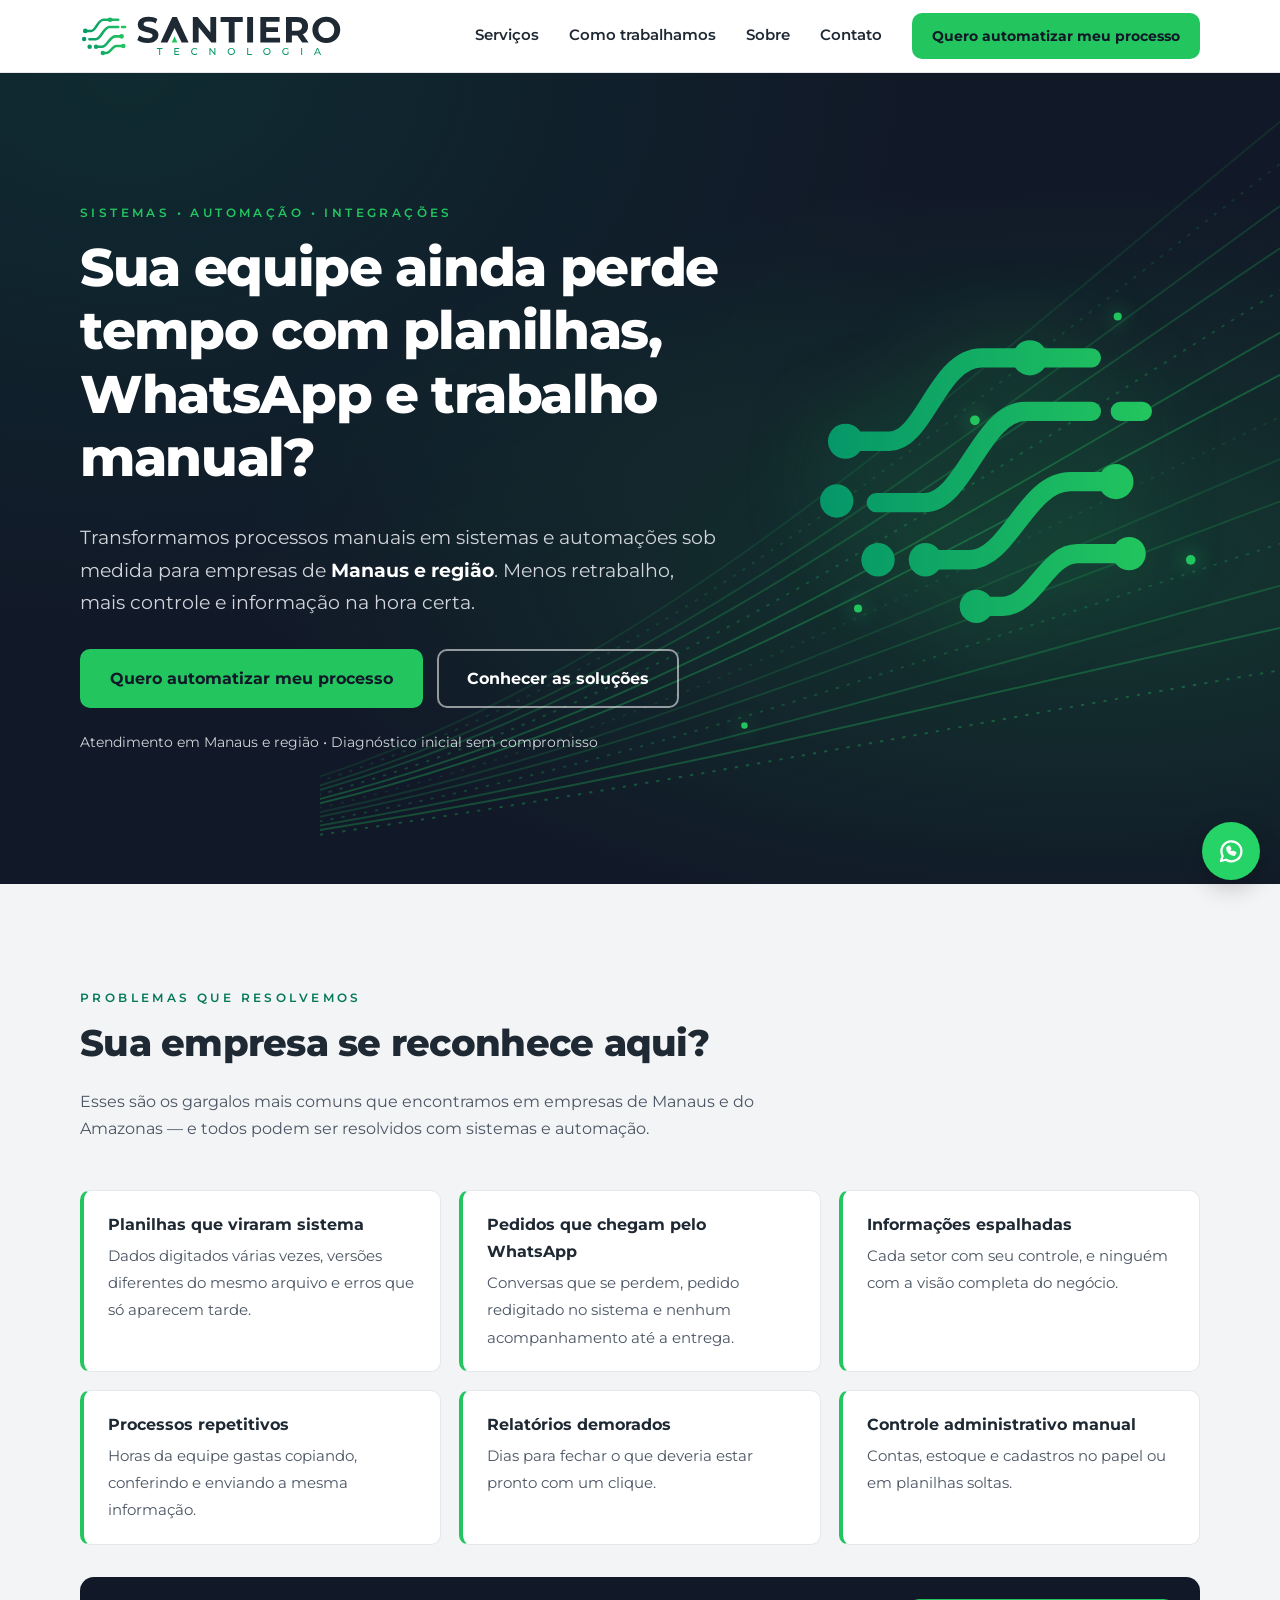
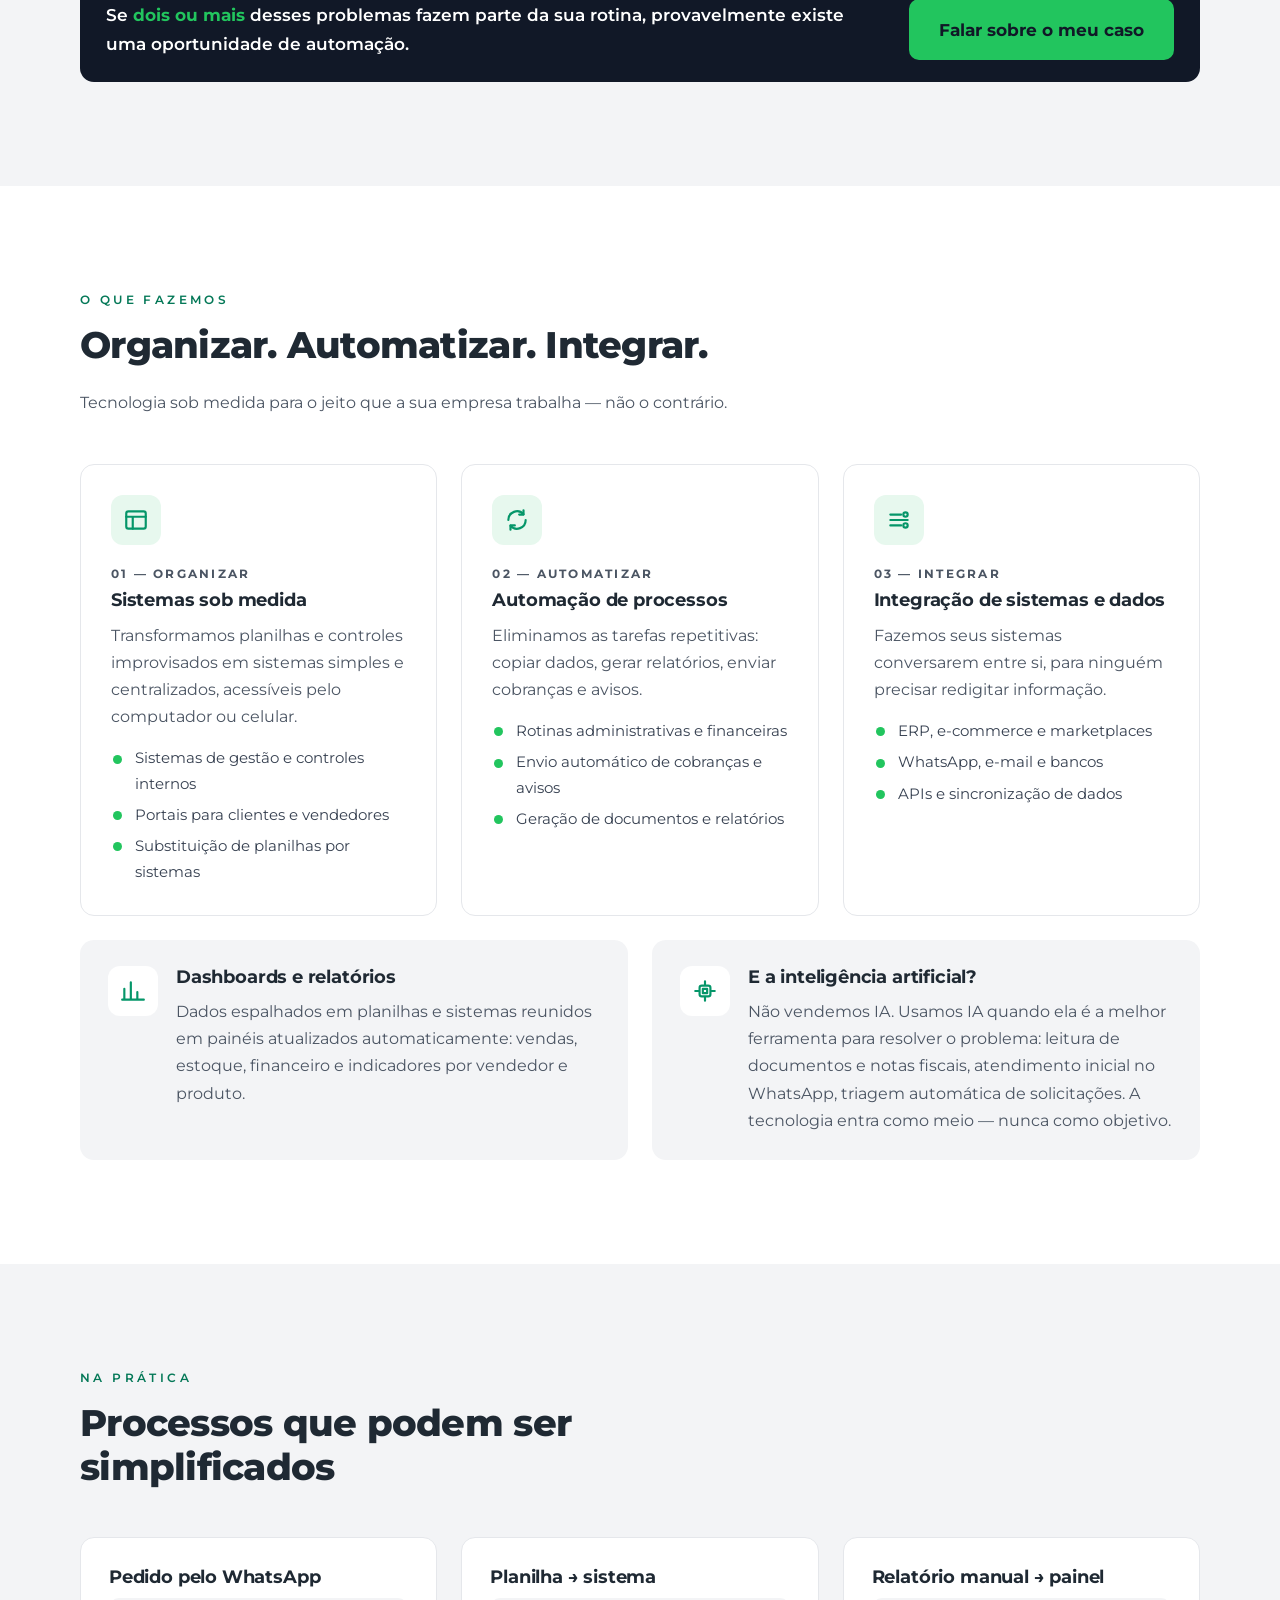
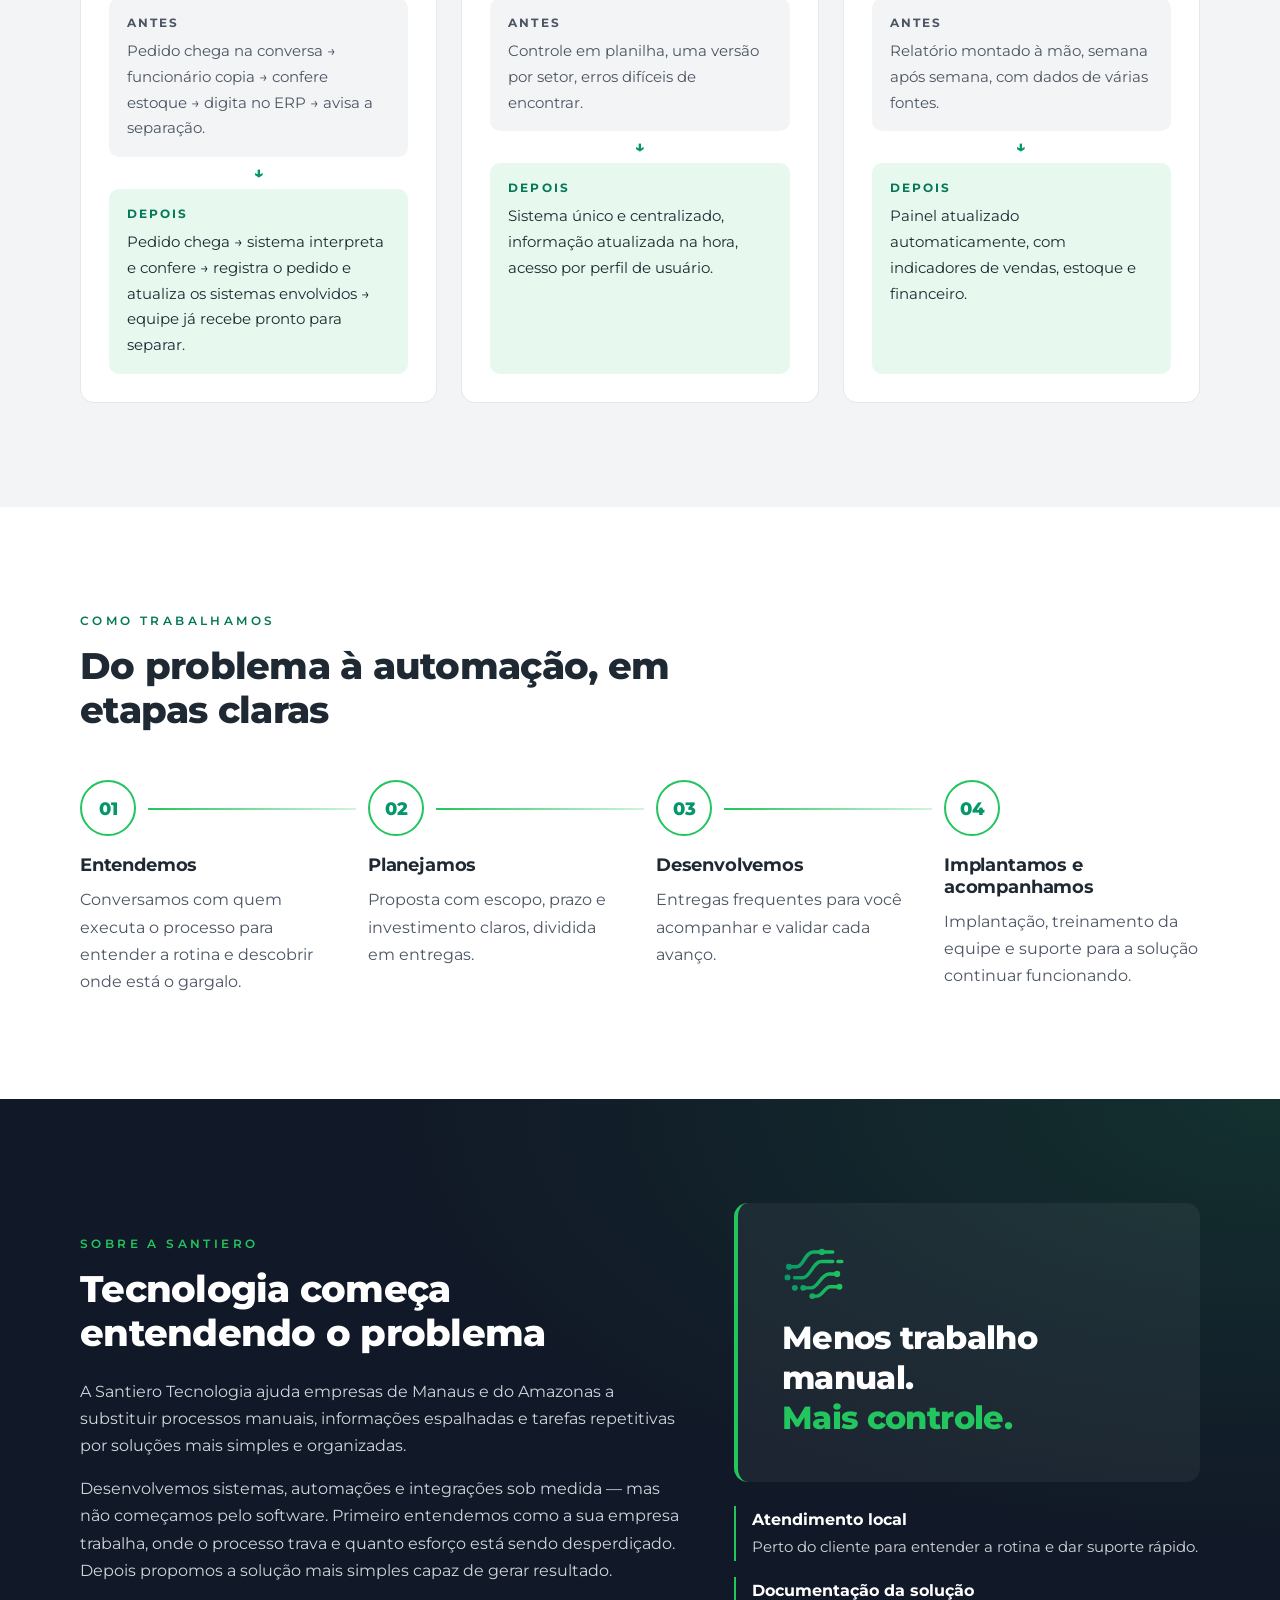
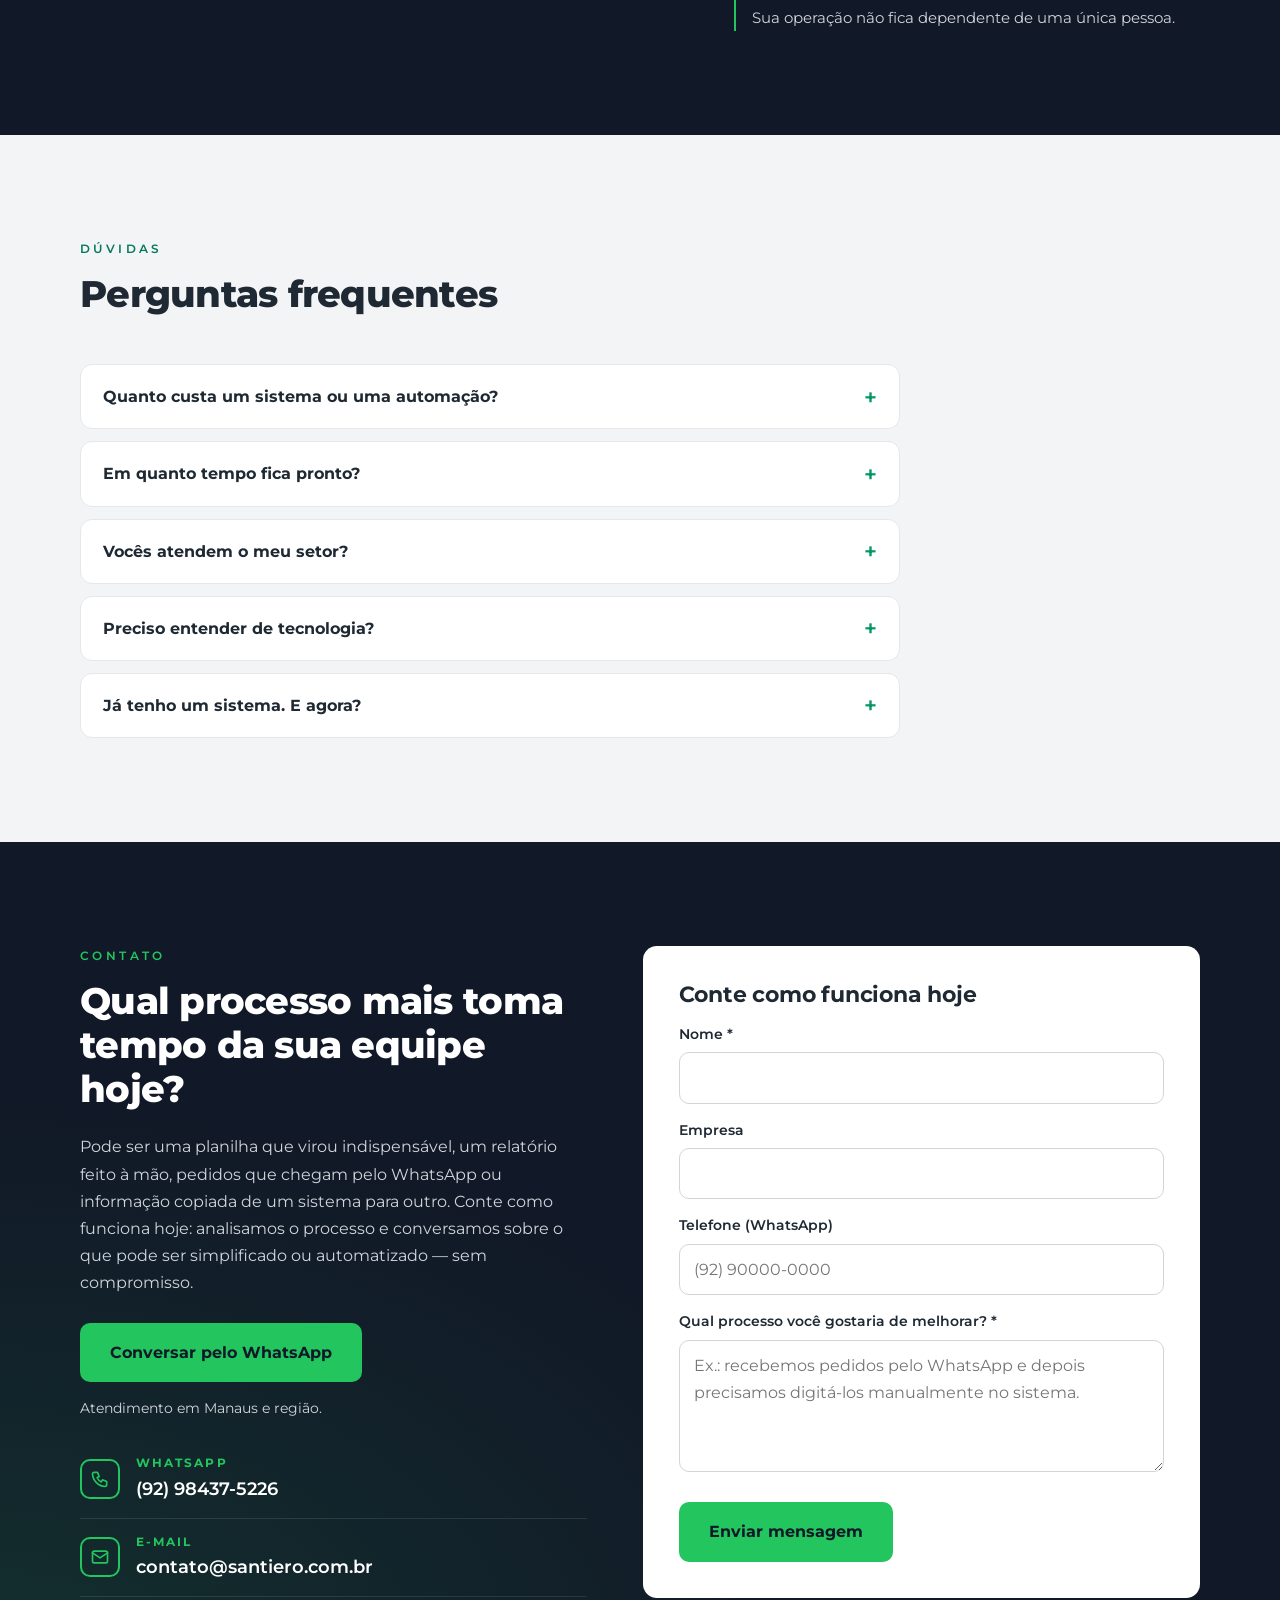
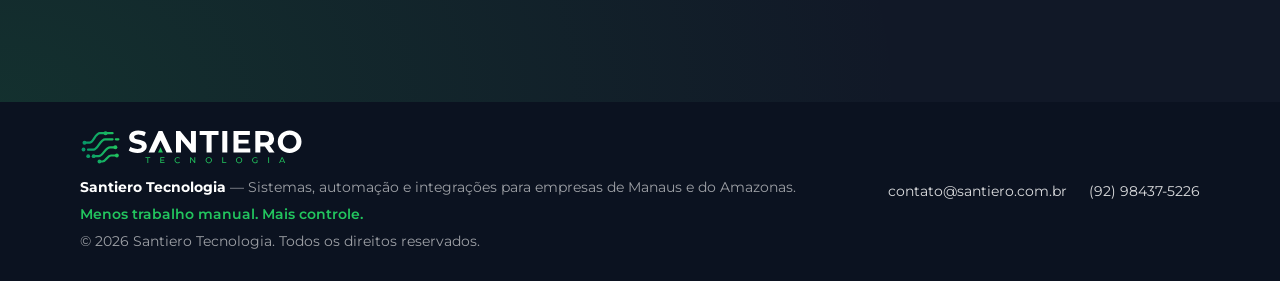
<file: index.html>
<!doctype html>
<html lang="pt-BR">

<head>
  <meta charset="utf-8">
  <meta name="viewport" content="width=device-width, initial-scale=1">

  <!-- SEO básico -->
  <title>Santiero Tecnologia | Desenvolvimento de Sistemas e Automação em Manaus</title>
  <meta name="description"
    content="Sistemas, automação e integrações sob medida para empresas de Manaus e do Amazonas. Menos trabalho manual, mais controle. Diagnóstico inicial sem compromisso.">
  <link rel="canonical" href="https://santiero.com.br/">
  <meta name="robots" content="index, follow">
  <meta name="theme-color" content="#111827">

  <!-- Open Graph (WhatsApp, LinkedIn, Facebook) -->
  <meta property="og:type" content="website">
  <meta property="og:locale" content="pt_BR">
  <meta property="og:site_name" content="Santiero Tecnologia">
  <meta property="og:title" content="Santiero Tecnologia | Desenvolvimento de Sistemas e Automação em Manaus">
  <meta property="og:description"
    content="Sistemas, automação e integrações sob medida para empresas de Manaus e do Amazonas. Menos trabalho manual, mais controle. Diagnóstico inicial sem compromisso.">
  <meta property="og:url" content="https://santiero.com.br/">
  <meta property="og:image" content="https://santiero.com.br/assets/img/og-image.png">
  <meta property="og:image:width" content="1200">
  <meta property="og:image:height" content="630">
  <meta property="og:image:type" content="image/png">
  <meta property="og:image:alt" content="Santiero Tecnologia — sistemas e automação de processos para empresas em Manaus e região">

  <!-- Twitter / X (mesmos textos do Open Graph) -->
  <meta name="twitter:card" content="summary_large_image">
  <meta name="twitter:title" content="Santiero Tecnologia | Desenvolvimento de Sistemas e Automação em Manaus">
  <meta name="twitter:description"
    content="Sistemas, automação e integrações sob medida para empresas de Manaus e do Amazonas. Menos trabalho manual, mais controle. Diagnóstico inicial sem compromisso.">
  <meta name="twitter:image" content="https://santiero.com.br/assets/img/og-image.png">
  <meta name="twitter:image:alt" content="Santiero Tecnologia — sistemas e automação de processos para empresas em Manaus e região">

  <link rel="icon" href="/assets/img/logo-mark.svg" type="image/svg+xml">
  <link rel="apple-touch-icon" href="/assets/img/apple-touch-icon.png">

  <link rel="preconnect" href="https://fonts.googleapis.com">
  <link rel="preconnect" href="https://fonts.gstatic.com" crossorigin>
  <link rel="stylesheet"
    href="https://fonts.googleapis.com/css2?family=Montserrat:wght@400;500;600;700;800&display=swap">
  <link rel="stylesheet" href="/assets/css/style.css">

  <!-- Dados estruturados: empresa local com área de atendimento em Manaus e região -->
  <script type="application/ld+json">
  {
    "@context": "https://schema.org",
    "@type": "ProfessionalService",
    "@id": "https://santiero.com.br/#empresa",
    "name": "Santiero Tecnologia",
    "url": "https://santiero.com.br/",
    "logo": "https://santiero.com.br/assets/img/logo.png",
    "image": "https://santiero.com.br/assets/img/og-image.png",
    "description": "Sistemas, automação e integrações sob medida para empresas de Manaus e do Amazonas. Menos trabalho manual, mais controle.",
    "slogan": "Menos trabalho manual. Mais controle.",
    "telephone": "+55-92-98437-5226",
    "email": "contato@santiero.com.br",
    "address": {
      "@type": "PostalAddress",
      "addressLocality": "Manaus",
      "addressRegion": "AM",
      "addressCountry": "BR"
    },
    "areaServed": [
      { "@type": "City", "name": "Manaus" },
      { "@type": "State", "name": "Amazonas" }
    ],
    "contactPoint": {
      "@type": "ContactPoint",
      "contactType": "sales",
      "telephone": "+55-92-98437-5226",
      "email": "contato@santiero.com.br",
      "areaServed": "BR-AM",
      "availableLanguage": "Portuguese"
    },
    "hasOfferCatalog": {
      "@type": "OfferCatalog",
      "name": "Serviços",
      "itemListElement": [
        { "@type": "Offer", "itemOffered": { "@type": "Service", "name": "Sistemas sob medida", "description": "Transformamos planilhas e controles improvisados em sistemas simples e centralizados, acessíveis pelo computador ou celular.", "areaServed": "Manaus e Amazonas" } },
        { "@type": "Offer", "itemOffered": { "@type": "Service", "name": "Automação de processos", "description": "Eliminamos as tarefas repetitivas: copiar dados, gerar relatórios, enviar cobranças e avisos.", "areaServed": "Manaus e Amazonas" } },
        { "@type": "Offer", "itemOffered": { "@type": "Service", "name": "Integração de sistemas e dados", "description": "Fazemos seus sistemas conversarem entre si, para ninguém precisar redigitar informação.", "areaServed": "Manaus e Amazonas" } },
        { "@type": "Offer", "itemOffered": { "@type": "Service", "name": "Dashboards e relatórios", "description": "Dados espalhados em planilhas e sistemas reunidos em painéis atualizados automaticamente.", "areaServed": "Manaus e Amazonas" } }
      ]
    }
  }
  </script>
  <script type="application/ld+json">
  {
    "@context": "https://schema.org",
    "@type": "FAQPage",
    "mainEntity": [
      {
        "@type": "Question",
        "name": "Quanto custa um sistema ou uma automação?",
        "acceptedAnswer": { "@type": "Answer", "text": "Depende do processo e do escopo. Por isso o primeiro passo é o diagnóstico: a proposta traz escopo, prazo e investimento claros, divididos em entregas." }
      },
      {
        "@type": "Question",
        "name": "Em quanto tempo fica pronto?",
        "acceptedAnswer": { "@type": "Answer", "text": "Os projetos são divididos em entregas frequentes: dependendo do escopo, as primeiras entregas podem acontecer já nas primeiras semanas, e o restante evolui por etapas." }
      },
      {
        "@type": "Question",
        "name": "Vocês atendem o meu setor?",
        "acceptedAnswer": { "@type": "Answer", "text": "Atendemos empresas de diversos segmentos em Manaus e no Amazonas. O que importa não é o setor, é o processo: se há trabalho manual e repetitivo, há oportunidade de melhoria." }
      },
      {
        "@type": "Question",
        "name": "Preciso entender de tecnologia?",
        "acceptedAnswer": { "@type": "Answer", "text": "Não. Cuidamos da parte técnica e traduzimos tudo para a realidade da sua operação, com treinamento da equipe incluído." }
      },
      {
        "@type": "Question",
        "name": "Já tenho um sistema. E agora?",
        "acceptedAnswer": { "@type": "Answer", "text": "Ótimo: avaliamos o que você usa e integramos ou automatizamos em cima do que já funciona — em vez de substituir por substituir." }
      }
    ]
  }
  </script>
</head>

<body>
  <a class="skip-link" href="#conteudo">Pular para o conteúdo</a>

  <header class="site-header">
    <div class="container header-inner">
      <a href="/" class="brand">
        <img src="/assets/img/logo-horizontal.svg" alt="Santiero Tecnologia" width="262" height="40">
      </a>
      <button class="menu-toggle" aria-expanded="false" aria-controls="menu" aria-label="Abrir menu">
        <span></span><span></span><span></span>
      </button>
      <nav id="menu" class="nav" aria-label="Principal">
        <a href="#servicos">Serviços</a>
        <a href="#como-trabalhamos">Como trabalhamos</a>
        <a href="#sobre">Sobre</a>
        <a href="#contato">Contato</a>
        <a href="https://wa.me/5592984375226?text=Ol%C3%A1!%20Quero%20automatizar%20um%20processo%20na%20minha%20empresa.%20Vim%20pelo%20site%20da%20Santiero."
          class="btn btn-small" target="_blank" rel="noopener">Quero automatizar meu processo</a>
      </nav>
    </div>
  </header>

  <main id="conteudo">
    <!-- HERO -->
    <section class="hero">
      <svg class="hero-waves" viewBox="0 0 800 500" aria-hidden="true" preserveAspectRatio="xMaxYMax slice">
        <g fill="none" stroke="currentColor" stroke-width="1.2">
          <path d="M0 470C320 460 520 260 800 30" stroke-opacity="0.12" />
          <path d="M0 472C320 460 520 272 800 56" stroke-opacity="0.15" stroke-dasharray="2 5" />
          <path d="M0 474C320 460 520 284 800 82" stroke-opacity="0.19" />
          <path d="M0 476C320 460 520 296 800 108" stroke-opacity="0.23" />
          <path d="M0 478C320 460 520 308 800 134" stroke-opacity="0.26" stroke-dasharray="2 5" />
          <path d="M0 480C320 460 520 320 800 160" stroke-opacity="0.30" />
          <path d="M0 482C320 460 520 332 800 186" stroke-opacity="0.33" />
          <path d="M0 484C320 460 520 344 800 212" stroke-opacity="0.12" stroke-dasharray="2 5" />
          <path d="M0 486C320 460 520 356 800 238" stroke-opacity="0.15" />
          <path d="M0 488C320 460 520 368 800 264" stroke-opacity="0.19" />
          <path d="M0 490C320 460 520 380 800 290" stroke-opacity="0.23" stroke-dasharray="2 5" />
          <path d="M0 492C320 460 520 392 800 316" stroke-opacity="0.26" />
          <path d="M0 494C320 460 520 404 800 342" stroke-opacity="0.30" />
          <path d="M0 496C320 460 520 416 800 368" stroke-opacity="0.33" stroke-dasharray="2 5" />
        </g>
        <g class="glow" fill="currentColor">
          <circle cx="612" cy="214" r="3" />
          <circle cx="700" cy="150" r="2.5" />
          <circle cx="540" cy="330" r="2.5" />
          <circle cx="745" cy="300" r="3" />
          <circle cx="470" cy="402" r="2" />
        </g>
      </svg>
      <div class="container hero-inner">
        <div class="hero-text">
          <p class="eyebrow">Sistemas • Automação • Integrações</p>
          <h1>Sua equipe ainda perde tempo com planilhas, WhatsApp e trabalho manual?</h1>
          <p class="lead">
            Transformamos processos manuais em sistemas e automações sob medida para empresas
            de <strong>Manaus e região</strong>. Menos retrabalho, mais controle e informação na hora certa.
          </p>
          <div class="hero-actions">
            <a href="https://wa.me/5592984375226?text=Ol%C3%A1!%20Quero%20automatizar%20um%20processo%20na%20minha%20empresa.%20Vim%20pelo%20site%20da%20Santiero."
              class="btn" target="_blank" rel="noopener">Quero automatizar meu processo</a>
            <a href="#servicos" class="btn btn-outline-light">Conhecer as soluções</a>
          </div>
          <p class="hero-trust">Atendimento em Manaus e região • Diagnóstico inicial sem compromisso</p>
        </div>
        <img class="hero-mark" src="/assets/img/logo-mark.svg" alt="" width="410" height="340">
      </div>
    </section>

    <!-- PROBLEMAS -->
    <section id="problemas" class="section section-alt">
      <div class="container">
        <header class="section-header">
          <p class="eyebrow">Problemas que resolvemos</p>
          <h2>Sua empresa se reconhece aqui?</h2>
          <p>Esses são os gargalos mais comuns que encontramos em empresas de Manaus e do Amazonas — e todos podem ser
            resolvidos com sistemas e automação.</p>
        </header>

        <ul class="problems">
          <li>
            <strong>Planilhas que viraram sistema</strong>
            <span>Dados digitados várias vezes, versões diferentes do mesmo arquivo e erros que só aparecem
              tarde.</span>
          </li>
          <li>
            <strong>Pedidos que chegam pelo WhatsApp</strong>
            <span>Conversas que se perdem, pedido redigitado no sistema e nenhum acompanhamento até a entrega.</span>
          </li>
          <li>
            <strong>Informações espalhadas</strong>
            <span>Cada setor com seu controle, e ninguém com a visão completa do negócio.</span>
          </li>
          <li>
            <strong>Processos repetitivos</strong>
            <span>Horas da equipe gastas copiando, conferindo e enviando a mesma informação.</span>
          </li>
          <li>
            <strong>Relatórios demorados</strong>
            <span>Dias para fechar o que deveria estar pronto com um clique.</span>
          </li>
          <li>
            <strong>Controle administrativo manual</strong>
            <span>Contas, estoque e cadastros no papel ou em planilhas soltas.</span>
          </li>
        </ul>

        <div class="callout">
          <p>
            Se <strong>dois ou mais</strong> desses problemas fazem parte da sua rotina, provavelmente existe uma
            oportunidade de automação.
          </p>
          <a href="https://wa.me/5592984375226?text=Ol%C3%A1!%20Identifiquei%20alguns%20desses%20problemas%20na%20minha%20empresa.%20Vim%20pelo%20site%20da%20Santiero."
            class="btn" target="_blank" rel="noopener">Falar sobre o meu caso</a>
        </div>
      </div>
    </section>

    <!-- SERVIÇOS: 3 PILARES -->
    <section id="servicos" class="section">
      <div class="container">
        <header class="section-header">
          <p class="eyebrow">O que fazemos</p>
          <h2>Organizar. Automatizar. Integrar.</h2>
          <p>Tecnologia sob medida para o jeito que a sua empresa trabalha — não o contrário.</p>
        </header>

        <div class="grid grid-3">
          <article class="card">
            <div class="card-icon" aria-hidden="true">
              <svg viewBox="0 0 24 24">
                <rect x="3" y="4" width="18" height="16" rx="2" />
                <path d="M3 9h18M9 9v11" />
              </svg>
            </div>
            <p class="pillar">01 — Organizar</p>
            <h3>Sistemas sob medida</h3>
            <p>Transformamos planilhas e controles improvisados em sistemas simples e centralizados, acessíveis pelo
              computador ou celular.</p>
            <ul class="checklist">
              <li>Sistemas de gestão e controles internos</li>
              <li>Portais para clientes e vendedores</li>
              <li>Substituição de planilhas por sistemas</li>
            </ul>
          </article>

          <article class="card">
            <div class="card-icon" aria-hidden="true">
              <svg viewBox="0 0 24 24">
                <path d="M4 12a8 8 0 0 1 14-5.3M20 12a8 8 0 0 1-14 5.3" />
                <path d="M18 3v4h-4M6 21v-4h4" />
              </svg>
            </div>
            <p class="pillar">02 — Automatizar</p>
            <h3>Automação de processos</h3>
            <p>Eliminamos as tarefas repetitivas: copiar dados, gerar relatórios, enviar cobranças e avisos.</p>
            <ul class="checklist">
              <li>Rotinas administrativas e financeiras</li>
              <li>Envio automático de cobranças e avisos</li>
              <li>Geração de documentos e relatórios</li>
            </ul>
          </article>

          <article class="card">
            <div class="card-icon" aria-hidden="true">
              <svg viewBox="0 0 24 24">
                <path d="M4 7h10M4 12h16M4 17h10" />
                <circle cx="18" cy="7" r="2" />
                <circle cx="18" cy="17" r="2" />
              </svg>
            </div>
            <p class="pillar">03 — Integrar</p>
            <h3>Integração de sistemas e dados</h3>
            <p>Fazemos seus sistemas conversarem entre si, para ninguém precisar redigitar informação.</p>
            <ul class="checklist">
              <li>ERP, e-commerce e marketplaces</li>
              <li>WhatsApp, e-mail e bancos</li>
              <li>APIs e sincronização de dados</li>
            </ul>
          </article>
        </div>

        <div class="subblocks">
          <div class="subblock">
            <div class="card-icon" aria-hidden="true">
              <svg viewBox="0 0 24 24">
                <path d="M4 20V10M10 20V4M16 20v-7M22 20H2" />
              </svg>
            </div>
            <div>
              <h3>Dashboards e relatórios</h3>
              <p>Dados espalhados em planilhas e sistemas reunidos em painéis atualizados automaticamente: vendas,
                estoque, financeiro e indicadores por vendedor e produto.</p>
            </div>
          </div>
          <div class="subblock">
            <div class="card-icon" aria-hidden="true">
              <svg viewBox="0 0 24 24">
                <path d="M12 3v3M12 18v3M3 12h3M18 12h3" />
                <rect x="7" y="7" width="10" height="10" rx="2" />
                <path d="M10 10h4v4h-4z" />
              </svg>
            </div>
            <div>
              <h3>E a inteligência artificial?</h3>
              <p>Não vendemos IA. Usamos IA quando ela é a melhor ferramenta para resolver o problema: leitura de
                documentos e notas fiscais, atendimento inicial no WhatsApp, triagem automática de solicitações. A
                tecnologia entra como meio — nunca como objetivo.</p>
            </div>
          </div>
        </div>
      </div>
    </section>

    <!-- EXEMPLOS: ANTES → DEPOIS -->
    <section id="exemplos" class="section section-alt">
      <div class="container">
        <header class="section-header">
          <p class="eyebrow">Na prática</p>
          <h2>Processos que podem ser simplificados</h2>
        </header>

        <div class="grid grid-3 carousel" tabindex="0" role="region" aria-label="Exemplos de processos simplificados">
          <article class="example">
            <h3>Pedido pelo WhatsApp</h3>
            <div class="example-before">
              <span class="example-label">Antes</span>
              <p>Pedido chega na conversa → funcionário copia → confere estoque → digita no ERP → avisa a separação.</p>
            </div>
            <div class="example-after">
              <span class="example-label">Depois</span>
              <p>Pedido chega → sistema interpreta e confere → registra o pedido e atualiza os sistemas envolvidos
                → equipe já recebe pronto para separar.</p>
            </div>
          </article>

          <article class="example">
            <h3>Planilha → sistema</h3>
            <div class="example-before">
              <span class="example-label">Antes</span>
              <p>Controle em planilha, uma versão por setor, erros difíceis de encontrar.</p>
            </div>
            <div class="example-after">
              <span class="example-label">Depois</span>
              <p>Sistema único e centralizado, informação atualizada na hora, acesso por perfil de usuário.</p>
            </div>
          </article>

          <article class="example">
            <h3>Relatório manual → painel</h3>
            <div class="example-before">
              <span class="example-label">Antes</span>
              <p>Relatório montado à mão, semana após semana, com dados de várias fontes.</p>
            </div>
            <div class="example-after">
              <span class="example-label">Depois</span>
              <p>Painel atualizado automaticamente, com indicadores de vendas, estoque e financeiro.</p>
            </div>
          </article>
        </div>
      </div>
    </section>

    <!-- COMO TRABALHAMOS -->
    <section id="como-trabalhamos" class="section">
      <div class="container">
        <header class="section-header">
          <p class="eyebrow">Como trabalhamos</p>
          <h2>Do problema à automação, em etapas claras</h2>
        </header>

        <ol class="steps">
          <li>
            <h3>Entendemos</h3>
            <p>Conversamos com quem executa o processo para entender a rotina e descobrir onde está o gargalo.</p>
          </li>
          <li>
            <h3>Planejamos</h3>
            <p>Proposta com escopo, prazo e investimento claros, dividida em entregas.</p>
          </li>
          <li>
            <h3>Desenvolvemos</h3>
            <p>Entregas frequentes para você acompanhar e validar cada avanço.</p>
          </li>
          <li>
            <h3>Implantamos e acompanhamos</h3>
            <p>Implantação, treinamento da equipe e suporte para a solução continuar funcionando.</p>
          </li>
        </ol>
      </div>
    </section>

    <!-- SOBRE -->
    <section id="sobre" class="section section-dark">
      <div class="container about">
        <div>
          <p class="eyebrow">Sobre a Santiero</p>
          <h2>Tecnologia começa entendendo o problema</h2>
          <p>
            A Santiero Tecnologia ajuda empresas de Manaus e do Amazonas a substituir processos
            manuais, informações espalhadas e tarefas repetitivas por soluções mais simples e organizadas.
          </p>
          <p>
            Desenvolvemos sistemas, automações e integrações sob medida — mas não começamos pelo
            software. Primeiro entendemos como a sua empresa trabalha, onde o processo trava e quanto
            esforço está sendo desperdiçado. Depois propomos a solução mais simples capaz de gerar resultado.
          </p>
        </div>
        <div class="about-side">
          <div class="signature">
            <img src="/assets/img/logo-mark.svg" alt="" width="82" height="68">
            <p>Menos trabalho manual. <span>Mais controle.</span></p>
          </div>
          <ul class="about-points">
            <li><strong>Atendimento local</strong><span>Perto do cliente para entender a rotina e dar suporte rápido.</span></li>
            <li><strong>Documentação da solução</strong><span>Sua operação não fica dependente de uma única pessoa.</span></li>
          </ul>
        </div>
      </div>
    </section>

    <!-- FAQ -->
    <section id="faq" class="section section-alt">
      <div class="container">
        <header class="section-header">
          <p class="eyebrow">Dúvidas</p>
          <h2>Perguntas frequentes</h2>
        </header>

        <div class="faq">
          <details>
            <summary>Quanto custa um sistema ou uma automação?</summary>
            <p>Depende do processo e do escopo. Por isso o primeiro passo é o diagnóstico: a proposta traz escopo, prazo
              e investimento claros, divididos em entregas.</p>
          </details>
          <details>
            <summary>Em quanto tempo fica pronto?</summary>
            <p>Os projetos são divididos em entregas frequentes: dependendo do escopo, as primeiras entregas podem
              acontecer já nas primeiras semanas, e o restante evolui por etapas.</p>
          </details>
          <details>
            <summary>Vocês atendem o meu setor?</summary>
            <p>Atendemos empresas de diversos segmentos em Manaus e no Amazonas. O que importa não é o setor, é o
              processo: se há trabalho manual e repetitivo, há oportunidade de melhoria.</p>
          </details>
          <details>
            <summary>Preciso entender de tecnologia?</summary>
            <p>Não. Cuidamos da parte técnica e traduzimos tudo para a realidade da sua operação, com treinamento da
              equipe incluído.</p>
          </details>
          <details>
            <summary>Já tenho um sistema. E agora?</summary>
            <p>Ótimo: avaliamos o que você usa e integramos ou automatizamos em cima do que já funciona — em vez de
              substituir por substituir.</p>
          </details>
        </div>
      </div>
    </section>

    <!-- CONTATO / CTA FINAL -->
    <section id="contato" class="section contact">
      <div class="container contact-grid">
        <div class="contact-info">
          <p class="eyebrow">Contato</p>
          <h2>Qual processo mais toma tempo da sua equipe hoje?</h2>
          <p>
            Pode ser uma planilha que virou indispensável, um relatório feito à mão, pedidos que chegam
            pelo WhatsApp ou informação copiada de um sistema para outro. Conte como funciona hoje:
            analisamos o processo e conversamos sobre o que pode ser simplificado ou automatizado — sem compromisso.
          </p>

          <div class="contact-actions">
            <a href="https://wa.me/5592984375226?text=Ol%C3%A1!%20Quero%20automatizar%20um%20processo%20na%20minha%20empresa.%20Vim%20pelo%20site%20da%20Santiero."
              class="btn" target="_blank" rel="noopener">Conversar pelo WhatsApp</a>
          </div>
          <p class="contact-note">Atendimento em Manaus e região.</p>

          <a class="contact-item"
            href="https://wa.me/5592984375226?text=Ol%C3%A1!%20Quero%20automatizar%20um%20processo%20na%20minha%20empresa.%20Vim%20pelo%20site%20da%20Santiero."
            target="_blank" rel="noopener">
            <svg viewBox="0 0 24 24" aria-hidden="true">
              <path d="M5 4h4l2 5-2.5 1.5a11 11 0 0 0 5 5L15 13l5 2v4a2 2 0 0 1-2 2A16 16 0 0 1 3 6a2 2 0 0 1 2-2" />
            </svg>
            <span><span class="label">WhatsApp</span><strong>(92) 98437-5226</strong></span>
          </a>
          <a class="contact-item" href="mailto:contato@santiero.com.br?subject=Contato%20pelo%20site">
            <svg viewBox="0 0 24 24" aria-hidden="true">
              <rect x="3" y="5" width="18" height="14" rx="2" />
              <path d="m3 7 9 6 9-6" />
            </svg>
            <span><span class="label">E-mail</span><strong>contato@santiero.com.br</strong></span>
          </a>
        </div>

        <form id="form-contato" class="form" novalidate>
          <h3>Conte como funciona hoje</h3>

          <label for="nome">Nome *</label>
          <input id="nome" name="nome" type="text" autocomplete="name" required>

          <label for="empresa">Empresa</label>
          <input id="empresa" name="empresa" type="text" autocomplete="organization">

          <label for="telefone">Telefone (WhatsApp)</label>
          <input id="telefone" name="telefone" type="tel" autocomplete="tel" placeholder="(92) 90000-0000">

          <label for="mensagem">Qual processo você gostaria de melhorar? *</label>
          <textarea id="mensagem" name="mensagem" rows="4" required
            placeholder="Ex.: recebemos pedidos pelo WhatsApp e depois precisamos digitá-los manualmente no sistema."></textarea>

          <p class="form-error" role="alert" hidden>Preencha seu nome e o processo que gostaria de melhorar.</p>

          <div class="form-actions">
            <button type="submit" class="btn">Enviar mensagem</button>
          </div>
          <noscript>
            <p class="form-hint">Para enviar pelo formulário, ative o JavaScript — ou use os contatos ao lado.</p>
          </noscript>
        </form>
      </div>
    </section>
  </main>

  <footer class="site-footer">
    <div class="container footer-inner">
      <div class="footer-brand">
        <img src="/assets/img/logo-horizontal-white.svg" alt="Santiero Tecnologia" width="223" height="34">
        <div>
          <p><strong>Santiero Tecnologia</strong> — Sistemas, automação e integrações para empresas de Manaus e do
            Amazonas.</p>
          <p class="footer-tagline">Menos trabalho manual. Mais controle.</p>
          <p>© <span id="ano">2026</span> Santiero Tecnologia. Todos os direitos reservados.</p>
          <!-- TODO: incluir CNPJ se desejar: <p>CNPJ 00.000.000/0001-00</p> -->
        </div>
      </div>
      <nav class="footer-nav" aria-label="Rodapé">
        <a href="mailto:contato@santiero.com.br">contato@santiero.com.br</a>
        <a href="tel:+5592984375226">(92) 98437-5226</a>
      </nav>
    </div>
  </footer>

  <a class="wa-float"
    href="https://wa.me/5592984375226?text=Ol%C3%A1!%20Quero%20automatizar%20um%20processo%20na%20minha%20empresa.%20Vim%20pelo%20site%20da%20Santiero."
    target="_blank" rel="noopener" aria-label="Falar no WhatsApp">
    <svg viewBox="0 0 24 24" aria-hidden="true">
      <path d="M4 20l1.3-3.9A8 8 0 1 1 8 19z" />
      <path d="M9 9.5c0 3 2.5 5.5 5.5 5.5l1-1.5-1.8-.9-.9.9c-1-.4-1.9-1.3-2.3-2.3l.9-.9-.9-1.8z" />
    </svg>
  </a>

  <script src="/assets/js/main.js" defer></script>
</body>

</html>
</file>
<file: assets/css/style.css>
/* ==========================================================================
   Santiero Tecnologia — estilos
   Identidade visual "Conceito 2 — Tecnologia e Conexão"
   Paleta principal: Verde moderno #22C55E · Grafite #1F2933 · Branco
   Paleta alternativa: Esmeralda #059669 · Grafite escuro #111827 · Cinza claro #F3F4F6
   ========================================================================== */

:root {
  --green: #22c55e;        /* verde moderno: botões, ícones, destaques e texto sobre fundo escuro */
  --emerald: #059669;      /* esmeralda: degradês, números e ícones sobre fundo claro */
  --green-text: #047857;   /* esmeralda escuro: texto verde pequeno sobre fundo claro (contraste AA) */
  --green-soft: #e7f8ee;   /* fundo de ícones e etiquetas */
  --ink: #1f2933;          /* grafite: títulos */
  --dark: #111827;         /* grafite escuro: fundos escuros */
  --dark-2: #0b1220;       /* rodapé */
  --text: #374151;
  --muted: #4b5563;
  --on-dark: #d1d5db;      /* texto corrido sobre fundo escuro */
  --bg: #ffffff;
  --bg-alt: #f3f4f6;       /* cinza claro */
  --border: #e5e7eb;
  --radius: 14px;
  --shadow: 0 12px 32px rgba(17, 24, 39, 0.08);
  --max: 1160px;
  --font: "Montserrat", system-ui, -apple-system, "Segoe UI", Roboto, Arial, sans-serif;
}

*, *::before, *::after { box-sizing: border-box; }

html { scroll-behavior: smooth; scroll-padding-top: 84px; }

body {
  margin: 0;
  font-family: var(--font);
  font-size: 1rem;
  line-height: 1.7;
  color: var(--text);
  background: var(--bg);
  -webkit-font-smoothing: antialiased;
}

img, svg { max-width: 100%; display: block; }
a { color: var(--green-text); }
h1, h2, h3 { line-height: 1.2; color: var(--ink); margin: 0 0 .6em; font-weight: 800; }
h1 { font-size: clamp(2rem, 4.6vw, 3.3rem); letter-spacing: -0.025em; }
h2 { font-size: clamp(1.6rem, 3.2vw, 2.3rem); letter-spacing: -0.02em; }
h3 { font-size: 1.12rem; font-weight: 700; letter-spacing: -0.01em; }
p { margin: 0 0 1em; }

.container { width: 100%; max-width: var(--max); margin: 0 auto; padding: 0 20px; }

.skip-link {
  position: absolute; left: -999px; top: 8px;
  background: var(--dark); color: #fff; padding: 8px 14px; border-radius: 8px; z-index: 100;
}
.skip-link:focus { left: 8px; }

:focus-visible { outline: 3px solid var(--green); outline-offset: 3px; }

/* Rótulo em caixa alta bem espaçada, como o "TECNOLOGIA" do logotipo */
.eyebrow {
  text-transform: uppercase; letter-spacing: .28em;
  font-size: .76rem; font-weight: 600; color: var(--green-text);
  margin-bottom: 1em;
}

/* Botões ----------------------------------------------------------------- */
.btn {
  display: inline-block;
  padding: 14px 28px;
  border-radius: 10px;
  background: var(--green);
  color: var(--dark);
  font: inherit;
  font-weight: 700;
  text-decoration: none;
  border: 2px solid var(--green);
  cursor: pointer;
  transition: background .2s, color .2s, transform .2s, border-color .2s, box-shadow .2s;
}
.btn:hover { background: #3ad070; border-color: #3ad070; transform: translateY(-1px); box-shadow: 0 8px 20px rgba(34,197,94,.3); }
.btn-small { padding: 9px 18px; font-size: .9rem; }
.btn-outline { background: transparent; color: var(--ink); border-color: var(--ink); }
.btn-outline:hover { background: var(--ink); border-color: var(--ink); color: #fff; box-shadow: none; }
.btn-outline-light { background: transparent; color: #fff; border-color: rgba(255,255,255,.55); }
.btn-outline-light:hover { background: rgba(255,255,255,.08); border-color: #fff; box-shadow: none; }

/* Header ----------------------------------------------------------------- */
.site-header {
  position: sticky; top: 0; z-index: 50;
  background: rgba(255,255,255,.95);
  backdrop-filter: saturate(180%) blur(10px);
  border-bottom: 1px solid var(--border);
}
.header-inner { display: flex; align-items: center; justify-content: space-between; height: 72px; }

.brand { display: block; }
.brand img { height: 40px; width: auto; }

.nav { display: flex; align-items: center; gap: 30px; }
.nav a:not(.btn) { color: var(--ink); text-decoration: none; font-weight: 600; font-size: .92rem; }
.nav a:not(.btn):hover { color: var(--green-text); }

.menu-toggle {
  display: none; width: 44px; height: 44px; margin-right: -10px; padding: 0;
  flex-direction: column; align-items: center; justify-content: center; gap: 5px;
  background: none; border: 0; cursor: pointer;
}
.menu-toggle span { display: block; width: 24px; height: 2px; background: var(--ink); transition: transform .2s, opacity .2s; }
.menu-toggle[aria-expanded="true"] span:nth-child(1) { transform: translateY(7px) rotate(45deg); }
.menu-toggle[aria-expanded="true"] span:nth-child(2) { opacity: 0; }
.menu-toggle[aria-expanded="true"] span:nth-child(3) { transform: translateY(-7px) rotate(-45deg); }

@media (max-width: 1080px) {
  .menu-toggle { display: flex; }
  .brand img { height: 34px; }
  .nav {
    position: absolute; top: 72px; left: 0; right: 0;
    flex-direction: column; align-items: stretch; gap: 0;
    background: #fff; border-bottom: 1px solid var(--border);
    padding: 8px 20px 20px;
    display: none;
  }
  .nav.open { display: flex; }
  .nav a:not(.btn) { padding: 12px 0; border-bottom: 1px solid var(--border); }
  .nav .btn { margin-top: 14px; text-align: center; }
}

/* Hero (fundo escuro com linhas de conexão, como no manual da marca) ------- */
.hero {
  position: relative;
  overflow: hidden;
  color: var(--on-dark);
  background:
    radial-gradient(ellipse at 85% 60%, rgba(34,197,94,.18), transparent 55%),
    radial-gradient(ellipse at 10% 0%, rgba(5,150,105,.15), transparent 50%),
    var(--dark);
  padding: clamp(72px, 11vw, 130px) 0;
}
.hero-waves {
  position: absolute; right: 0; bottom: 0;
  width: min(75%, 980px); height: 100%;
  color: var(--green);
  pointer-events: none;
}
.hero-waves .glow { filter: drop-shadow(0 0 6px rgba(34,197,94,.9)); }
.hero-inner { position: relative; display: grid; grid-template-columns: 1.5fr 1fr; gap: 48px; align-items: center; }
.hero h1 { color: #fff; }
.hero .eyebrow { color: var(--green); }
.hero .lead { font-size: clamp(1.05rem, 1.7vw, 1.2rem); max-width: 640px; }
.hero .lead strong { color: #fff; }
.hero-actions { display: flex; flex-wrap: wrap; gap: 14px; margin-top: 30px; }
.hero-trust { margin: 22px 0 0; font-size: .9rem; color: var(--on-dark); }
.hero-mark { width: 100%; max-width: 360px; justify-self: center; filter: drop-shadow(0 0 40px rgba(34,197,94,.25)); }
@media (max-width: 860px) {
  .hero-inner { grid-template-columns: 1fr; }
  .hero-mark { display: none; }
  .hero-waves { opacity: .45; width: 100%; }
}

/* Seções ----------------------------------------------------------------- */
.section { padding: clamp(64px, 9vw, 104px) 0; }
.section-alt { background: var(--bg-alt); }
.section-header { max-width: 700px; margin-bottom: 48px; }
.section-header p:last-child { color: var(--muted); }

.grid { display: grid; gap: 24px; }
.grid-3 { grid-template-columns: repeat(auto-fit, minmax(300px, 1fr)); }

/* Cards de serviço */
.card {
  background: #fff;
  border: 1px solid var(--border);
  border-radius: var(--radius);
  padding: 30px;
  transition: box-shadow .2s, transform .2s, border-color .2s;
}
.card:hover { box-shadow: var(--shadow); transform: translateY(-3px); border-color: rgba(34,197,94,.5); }
.card > p { color: var(--muted); }
.card-icon {
  width: 50px; height: 50px; border-radius: 12px;
  display: grid; place-items: center;
  background: var(--green-soft);
  margin-bottom: 18px;
}
.card-icon svg { width: 26px; height: 26px; fill: none; stroke: var(--emerald); stroke-width: 2; stroke-linecap: round; stroke-linejoin: round; }

.pillar { font-size: .78rem; font-weight: 700; letter-spacing: .18em; text-transform: uppercase; color: var(--green-text); margin-bottom: .4em; }

.checklist { list-style: none; padding: 0; margin: 0; display: grid; gap: 6px; font-size: .93rem; }
.checklist li { position: relative; padding-left: 24px; }
.checklist li::before { content: ""; position: absolute; left: 2px; top: .55em; width: 9px; height: 9px; border-radius: 50%; background: var(--green); }

/* Sub-blocos de serviços (dashboards e IA) */
.subblocks { display: grid; gap: 24px; grid-template-columns: repeat(auto-fit, minmax(320px, 1fr)); margin-top: 24px; }
.subblock { display: flex; gap: 18px; align-items: flex-start; background: var(--bg-alt); border-radius: var(--radius); padding: 26px 28px; }
.subblock .card-icon { flex-shrink: 0; margin: 0; background: #fff; }
.subblock p { color: var(--muted); margin: 0; }

/* Problemas que resolvemos */
.problems {
  list-style: none; padding: 0; margin: 0;
  display: grid; gap: 18px;
  grid-template-columns: repeat(auto-fit, minmax(300px, 1fr));
}
.problems li {
  background: #fff; border: 1px solid var(--border); border-left: 4px solid var(--green);
  border-radius: 10px; padding: 20px 24px;
}
.problems strong { display: block; color: var(--ink); margin-bottom: 4px; }
.problems span { color: var(--muted); font-size: .95rem; }
.callout {
  display: flex; align-items: center; justify-content: space-between; gap: 16px 28px;
  margin: 32px 0 0; padding: 22px 26px; border-radius: var(--radius);
  background: var(--dark); color: #fff; font-size: 1.08rem; font-weight: 600;
}
.callout p { margin: 0; }
.callout strong { color: var(--green); }
.callout .btn { flex-shrink: 0; }

/* Como trabalhamos: linha numerada (horizontal no desktop, vertical no celular) */
.steps {
  list-style: none; padding: 0; margin: 0;
  display: grid; gap: 32px;
  grid-template-columns: repeat(4, 1fr);
  counter-reset: step;
}
.steps li { position: relative; }
.steps li::before {
  counter-increment: step; content: counter(step, decimal-leading-zero);
  position: relative; z-index: 1;
  display: grid; place-items: center;
  width: 56px; height: 56px; border-radius: 50%; margin-bottom: 18px;
  background: #fff; border: 2px solid var(--green);
  font-size: 1.15rem; font-weight: 800; color: var(--emerald);
}
.steps li:not(:last-child)::after {
  content: ""; position: absolute; top: 28px; left: 68px; right: -20px;
  height: 2px; background: linear-gradient(90deg, var(--green), rgba(34,197,94,.2));
}
.steps p { color: var(--muted); margin: 0; }
@media (max-width: 860px) {
  .steps { grid-template-columns: 1fr; gap: 28px; }
  .steps li { padding-left: 76px; min-height: 56px; }
  .steps li::before { position: absolute; left: 0; top: 0; margin: 0; }
  .steps li:not(:last-child)::after { top: 64px; bottom: -20px; left: 27px; right: auto; width: 2px; height: auto; background: linear-gradient(180deg, var(--green), rgba(34,197,94,.2)); }
}

/* Exemplos: antes → depois */
.example { background: #fff; border: 1px solid var(--border); border-radius: var(--radius); padding: 28px; display: flex; flex-direction: column; }
.example p { margin: 0; font-size: .95rem; }
.example-before, .example-after { border-radius: 10px; padding: 16px 18px; }
.example-before { background: var(--bg-alt); color: var(--muted); }
.example-after { background: var(--green-soft); color: var(--ink); margin-top: 32px; position: relative; flex-grow: 1; }
.example-after::before {
  content: "↓"; position: absolute; top: -28px; left: 50%; transform: translateX(-50%);
  font-weight: 800; color: var(--emerald); line-height: 1.5;
}
.example-label { display: block; font-size: .72rem; font-weight: 700; letter-spacing: .18em; text-transform: uppercase; margin-bottom: 4px; }
.example-before .example-label { color: var(--muted); }
.example-after .example-label { color: var(--green-text); }

/* Sobre (faixa escura) */
.section-dark {
  color: var(--on-dark);
  background: radial-gradient(ellipse at 100% 0%, rgba(34,197,94,.14), transparent 50%), var(--dark);
}
.section-dark h2 { color: #fff; }
.section-dark .eyebrow { color: var(--green); }
.about { display: grid; gap: 48px; grid-template-columns: 1.3fr 1fr; align-items: center; }
.signature {
  background: rgba(255,255,255,.05); border-left: 4px solid var(--green); border-radius: var(--radius);
  padding: clamp(28px, 4vw, 44px);
}
.signature img { width: 64px; height: auto; margin-bottom: 18px; }
.signature p { margin: 0; font-size: clamp(1.5rem, 2.6vw, 2rem); font-weight: 800; line-height: 1.25; letter-spacing: -0.02em; color: #fff; }
.signature span { display: block; color: var(--green); }
.about-points { list-style: none; padding: 0; margin: 24px 0 0; display: grid; gap: 16px; }
.about-points li { border-left: 2px solid var(--green); padding-left: 16px; }
.about-points strong { display: block; color: #fff; }
.about-points span { font-size: .93rem; }
@media (max-width: 860px) { .about { grid-template-columns: 1fr; } }

/* Perguntas frequentes */
.faq { max-width: 820px; display: grid; gap: 12px; }
.faq details { background: #fff; border: 1px solid var(--border); border-radius: 12px; }
.faq details[open] { border-color: rgba(34,197,94,.5); }
.faq summary {
  cursor: pointer; list-style: none;
  display: flex; justify-content: space-between; align-items: center; gap: 16px;
  padding: 18px 22px; font-weight: 700; color: var(--ink);
}
.faq summary::-webkit-details-marker { display: none; }
.faq summary::after { content: "+"; flex-shrink: 0; font-size: 1.4rem; font-weight: 600; line-height: 1; color: var(--emerald); transition: transform .2s; }
.faq details[open] summary::after { transform: rotate(45deg); }
.faq details p { margin: 0; padding: 0 22px 20px; color: var(--muted); }

/* Contato */
.contact {
  color: var(--on-dark);
  background: radial-gradient(ellipse at 0% 100%, rgba(34,197,94,.14), transparent 50%), var(--dark);
}
.contact h2 { color: #fff; }
.contact .eyebrow { color: var(--green); }
.contact-grid { display: grid; grid-template-columns: 1fr 1.1fr; gap: 56px; align-items: start; }
@media (max-width: 860px) { .contact-grid { grid-template-columns: 1fr; } }

.contact-item {
  display: flex; align-items: center; gap: 16px;
  text-decoration: none; color: inherit;
  padding: 14px 0; border-bottom: 1px solid rgba(255,255,255,.1);
}
.contact-actions { display: flex; flex-wrap: wrap; gap: 14px; margin-top: 26px; }
.contact-note { margin: 14px 0 20px; font-size: .9rem; }
.contact-item > svg { width: 40px; height: 40px; padding: 8px; flex-shrink: 0; border-radius: 10px; border: 2px solid var(--green); fill: none; stroke: var(--green); stroke-width: 2; stroke-linecap: round; stroke-linejoin: round; }
.contact-item .label { display: block; font-size: .72rem; text-transform: uppercase; letter-spacing: .18em; color: var(--green); font-weight: 700; }
.contact-item strong { display: block; color: #fff; font-size: 1.1rem; font-weight: 600; }
a.contact-item:hover strong { color: var(--green); }

.form { background: #fff; color: var(--text); border-radius: var(--radius); padding: clamp(24px, 4vw, 36px); }
.form h3 { font-size: 1.35rem; }
.form-hint { color: var(--muted); font-size: .9rem; }
.form label { display: block; font-weight: 600; font-size: .9rem; margin: 14px 0 6px; color: var(--ink); }
.form input, .form textarea {
  width: 100%; font: inherit; color: var(--text);
  padding: 11px 14px; border: 1px solid #d1d5db; border-radius: 10px; background: #fff;
}
.form input:focus, .form textarea:focus { outline: none; border-color: var(--green); box-shadow: 0 0 0 3px rgba(34,197,94,.25); }
.form textarea { resize: vertical; }
.form-error { color: #b91c1c; font-weight: 600; margin: 14px 0 0; }
.form-actions { display: flex; flex-wrap: wrap; gap: 12px; margin-top: 22px; }

/* Botão flutuante do WhatsApp */
.wa-float {
  position: fixed; right: 20px; bottom: 20px; z-index: 60;
  width: 58px; height: 58px; border-radius: 50%;
  display: grid; place-items: center;
  background: #25d366; box-shadow: 0 8px 24px rgba(0,0,0,.2);
  transition: transform .2s, opacity .2s, visibility .2s;
}
.wa-float:hover { transform: scale(1.07); }
.wa-float.is-hidden { opacity: 0; transform: translateY(16px); pointer-events: none; visibility: hidden; transition: opacity .2s, transform .2s, visibility .2s; }
.wa-float svg { width: 30px; height: 30px; fill: none; stroke: #fff; stroke-width: 1.8; stroke-linejoin: round; stroke-linecap: round; }

/* Rodapé */
.site-footer { background: var(--dark-2); color: rgba(255,255,255,.6); font-size: .85rem; padding: 28px 0; }
.footer-inner { display: flex; justify-content: space-between; align-items: center; flex-wrap: wrap; gap: 16px; }
.footer-brand { display: flex; flex-direction: column; align-items: flex-start; gap: 12px; }
.footer-brand img { height: 34px; width: auto; }
.site-footer p { margin: 0; }
.site-footer p + p { margin-top: 4px; }
.site-footer strong { color: #fff; }
.site-footer .footer-tagline { color: var(--green); font-weight: 600; }
.footer-nav { display: flex; flex-wrap: wrap; gap: 0 22px; }
.footer-nav a { display: inline-block; padding: 11px 0; }
.site-footer a { color: rgba(255,255,255,.85); text-decoration: none; }
.site-footer a:hover { color: var(--green); }

/* Carrossel (exemplos): deslizável no celular, grade normal no desktop */
.carousel-dots { display: none; }
@media (max-width: 860px) {
  .carousel {
    display: flex; gap: 14px;
    overflow-x: auto; scroll-snap-type: x mandatory; scroll-padding: 0 20px;
    margin: 0 -20px; padding: 4px 20px 8px;
    scrollbar-width: none;
  }
  .carousel::-webkit-scrollbar { display: none; }
  .carousel > * { flex: 0 0 min(86%, 380px); scroll-snap-align: start; }
  .carousel-dots { display: flex; justify-content: center; gap: 8px; margin-top: 14px; }
  .carousel-dots span { width: 8px; height: 8px; border-radius: 50%; background: #c7ccd3; transition: background .2s, width .2s; }
  .carousel-dots span.active { width: 22px; border-radius: 4px; background: var(--emerald); }
}

/* Celular: layout mais compacto ------------------------------------------- */
@media (max-width: 600px) {
  .hero { padding: 48px 0 56px; }
  .hero-actions { margin-top: 24px; gap: 12px; }
  .section { padding: 48px 0; }
  .section-header { margin-bottom: 28px; }
  .grid { gap: 16px; }

  /* Botões na largura toda, mais fáceis de tocar */
  .hero-actions .btn, .contact-actions .btn, .form-actions .btn { flex: 1 1 100%; text-align: center; }

  /* Problemas */
  .problems { gap: 10px; }
  .problems li { padding: 14px 16px; }
  .problems span { font-size: .9rem; line-height: 1.6; }
  .callout { margin-top: 20px; padding: 18px 20px; font-size: 1rem; flex-direction: column; align-items: stretch; }
  .callout .btn { text-align: center; }

  /* Serviços: ícone ao lado do rótulo e do título */
  .card { padding: 22px 20px; display: grid; grid-template-columns: auto 1fr; column-gap: 14px; align-items: center; }
  .card-icon { width: 44px; height: 44px; margin: 0; grid-row: span 2; align-self: start; }
  .card-icon svg { width: 22px; height: 22px; }
  .card .pillar { margin: 0; }
  .card h3 { margin: 0; }
  .card > p:not(.pillar), .card .checklist { grid-column: 1 / -1; }
  .card > p:not(.pillar) { margin: 14px 0 12px; }
  .subblocks { gap: 16px; margin-top: 16px; grid-template-columns: 1fr; }
  .subblock { display: grid; grid-template-columns: auto 1fr; gap: 0 14px; align-items: center; padding: 20px; }
  .subblock > div:not(.card-icon) { display: contents; }
  .subblock h3 { margin: 0; }
  .subblock p { grid-column: 1 / -1; margin-top: 12px; }

  /* Exemplos */
  .example { padding: 20px; }
  .example-after { margin-top: 28px; }

  /* Como trabalhamos */
  .steps { gap: 20px; }

  /* Sobre */
  .about { gap: 24px; }
  .signature { display: flex; align-items: center; gap: 16px; padding: 20px; }
  .signature img { width: 44px; margin: 0; flex-shrink: 0; }
  .signature p { font-size: 1.25rem; }

  /* FAQ e contato */
  .faq summary { padding: 16px 18px; }
  .faq details p { padding: 0 18px 16px; }
  .contact-grid { gap: 32px; }
  .contact-actions { margin-top: 20px; gap: 12px; }
}

/* Página 404 */
.notfound { min-height: 80vh; display: grid; place-items: center; text-align: center; padding: 80px 20px; }
.notfound img { width: 280px; margin: 0 auto 28px; }
.notfound .code { font-size: 4.5rem; font-weight: 800; color: var(--emerald); margin: 0; line-height: 1; }

@media (prefers-reduced-motion: reduce) {
  html { scroll-behavior: auto; }
  .carousel { scroll-behavior: auto; }
  * { transition: none !important; }
}
</file>
